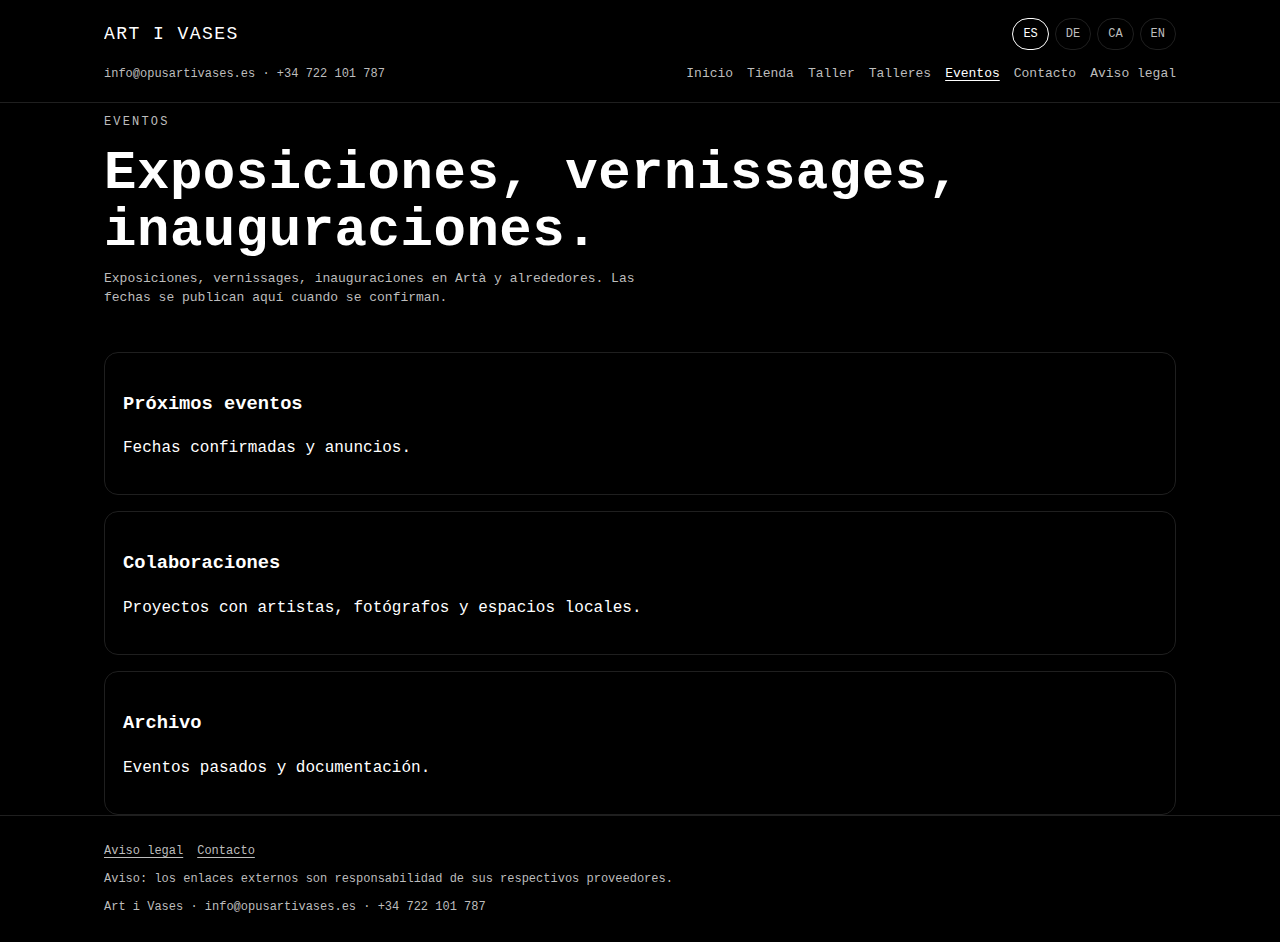
<file: events.html>
<!doctype html>
<html lang="es">
<head>
  <meta charset="utf-8" />
  <meta name="viewport" content="width=device-width, initial-scale=1" />
  <title>Events · Art i Vases</title>
  <link rel="stylesheet" href="style.css" />
</head>

<body data-page="events" data-active="events.html">
<header class="site-header">
  <div class="container header-inner">
    <div class="header-row header-row-1">
      <a class="brand-name" href="index.html" aria-label="Home">Art i Vases</a>
      <div id="langSwitch" class="lang-switch"></div>
    </div>

    <div class="header-row header-row-2">
      <div class="brand-loc">info@opusartivases.es · +34 722 101 787</div>

      <!-- Fallback nav (sichtbar auch wenn JS scheitert) -->
      <nav class="nav">
        <a href="index.html">Home</a>
        <a href="shop.html">Shop</a>
        <a href="werkstatt.html">Werkstatt</a>
        <a href="workshop.html">Workshops</a>
        <a href="events.html">Events</a>
        <a class="cta" href="kontakt.html">Kontakt</a>
        <a href="legal-notice.html">Impressum</a>
      </nav>
    </div>
  </div>
</header>



  <main class="container">
    <section class="hero">
      <div class="kicker" id="kicker"></div>
      <h1 id="headline"></h1>
      <p id="lead"></p>
    </section>

    <section class="section">
      <div id="blocksWrap" class="stack"></div>
    </section>
  </main>

  <footer class="site-footer">
    <div class="container footer-inner">
      <div class="footer-links">
        <a href="legal-notice.html">Aviso legal</a>
        <a href="kontakt.html">Contacto</a>
      </div>
      <div id="footerDisclaimer"></div>
      <div id="footerContact"></div>
    </div>
  </footer>

  <script src="app.js"></script>
</body>
</html>
</file>
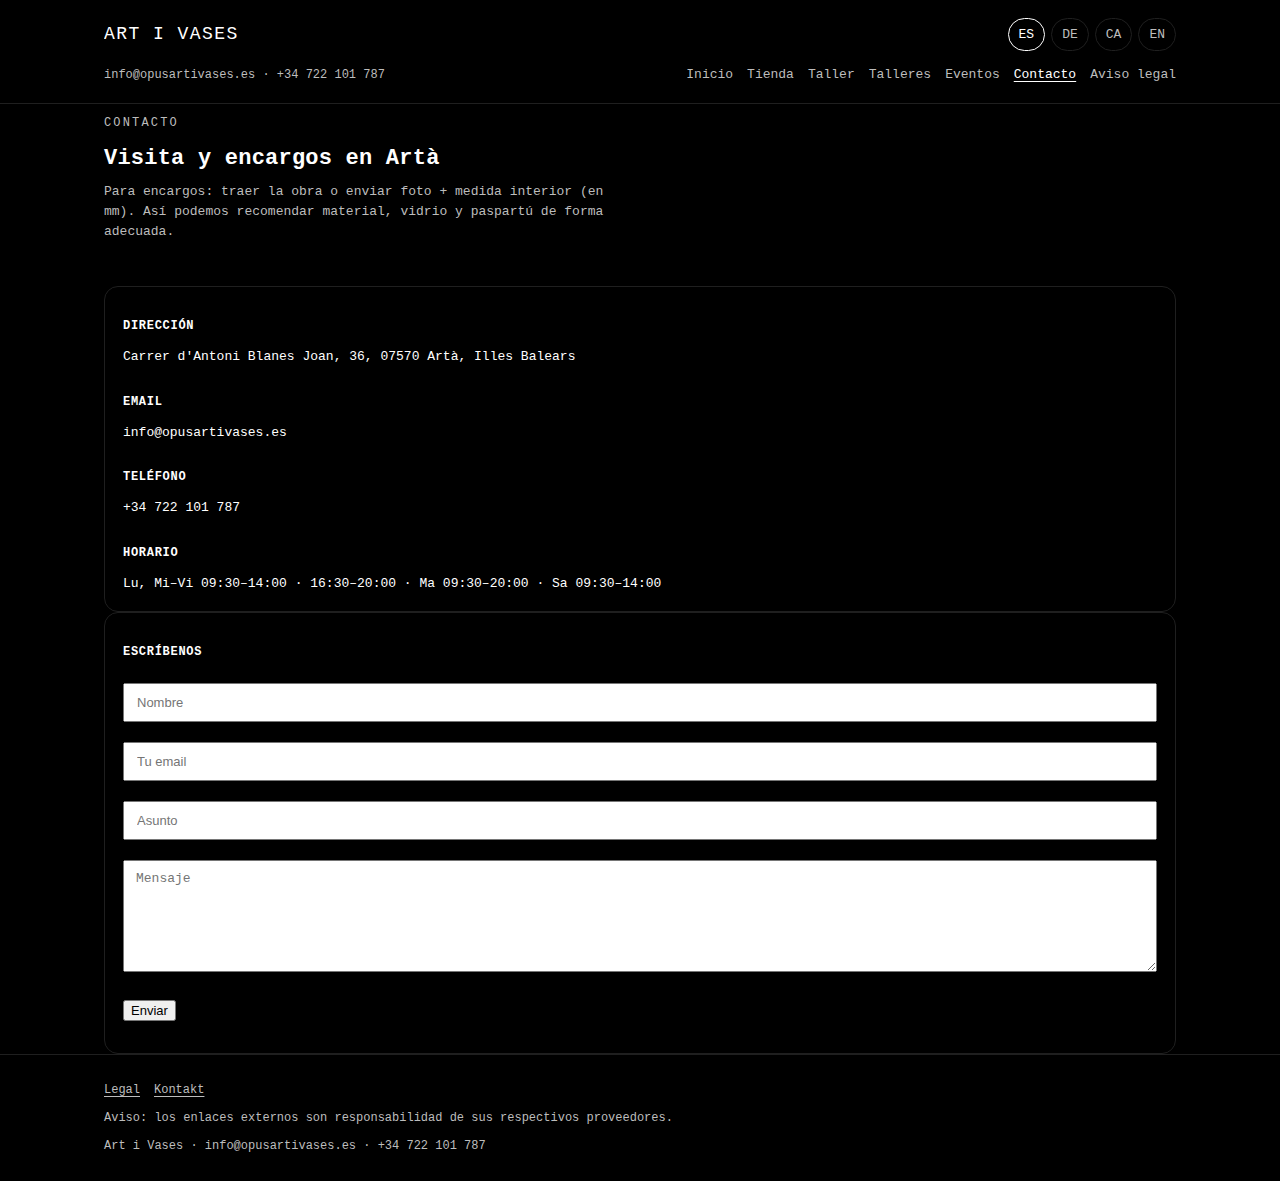
<file: kontakt.html>
<!doctype html>
<html lang="es">
<head>
  <meta charset="utf-8" />
  <meta name="viewport" content="width=device-width, initial-scale=1" />
  <title>Contacto · Art i Vases</title>
  <link rel="stylesheet" href="style.css" />
</head>

<body data-page="contact" data-active="kontakt.html">
  <header class="site-header">
    <div class="container header-inner">
      <div class="header-row header-row-1">
        <a class="brand-name" href="index.html" aria-label="Home">Art i Vases</a>
        <div id="langSwitch" class="lang-switch"></div>
      </div>

      <div class="header-row header-row-2">
        <div class="brand-loc">info@opusartivases.es · +34 722 101 787</div>

        <nav class="nav">
          <a href="index.html">Home</a>
          <a href="shop.html">Shop</a>
          <a href="werkstatt.html">Werkstatt</a>
          <a href="workshop.html">Workshops</a>
          <a href="events.html">Events</a>
          <a class="cta" href="kontakt.html">Kontakt</a>
          <a href="legal-notice.html">Impressum</a>
        </nav>
      </div>
    </div>
  </header>

  <main class="container">
    <section class="hero">
      <div class="kicker" id="kicker"></div>
      <h1 id="headline"></h1>
      <p id="lead"></p>
    </section>

    <section class="section">
      <div class="grid cols-2" style="gap:16px;">
        <div class="card">
          <h3 id="labelAddress"></h3>
          <p id="contactAddress" style="margin:0;"></p>

          <div style="height:14px;"></div>

          <h3 id="labelEmail"></h3>
          <p style="margin:0;">
            <a id="contactEmailLink" href="mailto:info@opusartivases.es"><span id="contactEmail"></span></a>
          </p>

          <div style="height:14px;"></div>

          <h3 id="labelPhone"></h3>
          <p style="margin:0;">
            <a id="contactPhoneLink" href="tel:+34722101787"><span id="contactPhone"></span></a>
          </p>

          <div style="height:14px;"></div>

          <h3 id="labelHours"></h3>
          <p id="contactHours" style="margin:0;"></p>
        </div>

        <div class="card">
          <h3 id="formHeadline"></h3>

          <form id="contactForm">
            <input id="fName" type="text" required style="width:100%; margin:10px 0;" />
            <input id="fReply" type="email" required style="width:100%; margin:10px 0;" />
            <input id="fSubject" type="text" required style="width:100%; margin:10px 0;" />
            <textarea id="fMessage" rows="6" required style="width:100%; margin:10px 0; resize:vertical;"></textarea>
            <button id="fSend" type="submit" class="cta" style="margin-top:10px;"></button>
          </form>

          <p id="formNote" style="margin-top:12px; font-size:12px; color:var(--muted);"></p>
      
        </div>
      </div>
    </section>
  </main>

  <footer class="site-footer">
    <div class="container footer-inner">
      <div class="footer-links">
        <a href="legal-notice.html">Legal</a>
        <a href="kontakt.html">Kontakt</a>
      </div>
      <div id="footerDisclaimer"></div>
      <div id="footerContact"></div>
    </div>
  </footer>

  <script>
    // Mailto submit (kein Backend nötig)
    document.addEventListener("submit", (e) => {
      if (e.target && e.target.id === "contactForm") {
        e.preventDefault();
        const name = document.getElementById("fName").value.trim();
        const reply = document.getElementById("fReply").value.trim();
        const subject = document.getElementById("fSubject").value.trim();
        const message = document.getElementById("fMessage").value.trim();

        const to = "info@opusartivases.es";
        const body =
          `Nombre/Name: ${name}\n` +
          `Email: ${reply}\n\n` +
          `${message}`;

        const mailto =
          `mailto:${encodeURIComponent(to)}` +
          `?subject=${encodeURIComponent(subject)}` +
          `&body=${encodeURIComponent(body)}`;

        location.href = mailto;
      }
    });
  </script>

  <script src="app.js"></script>
</body>
</html>
</file>
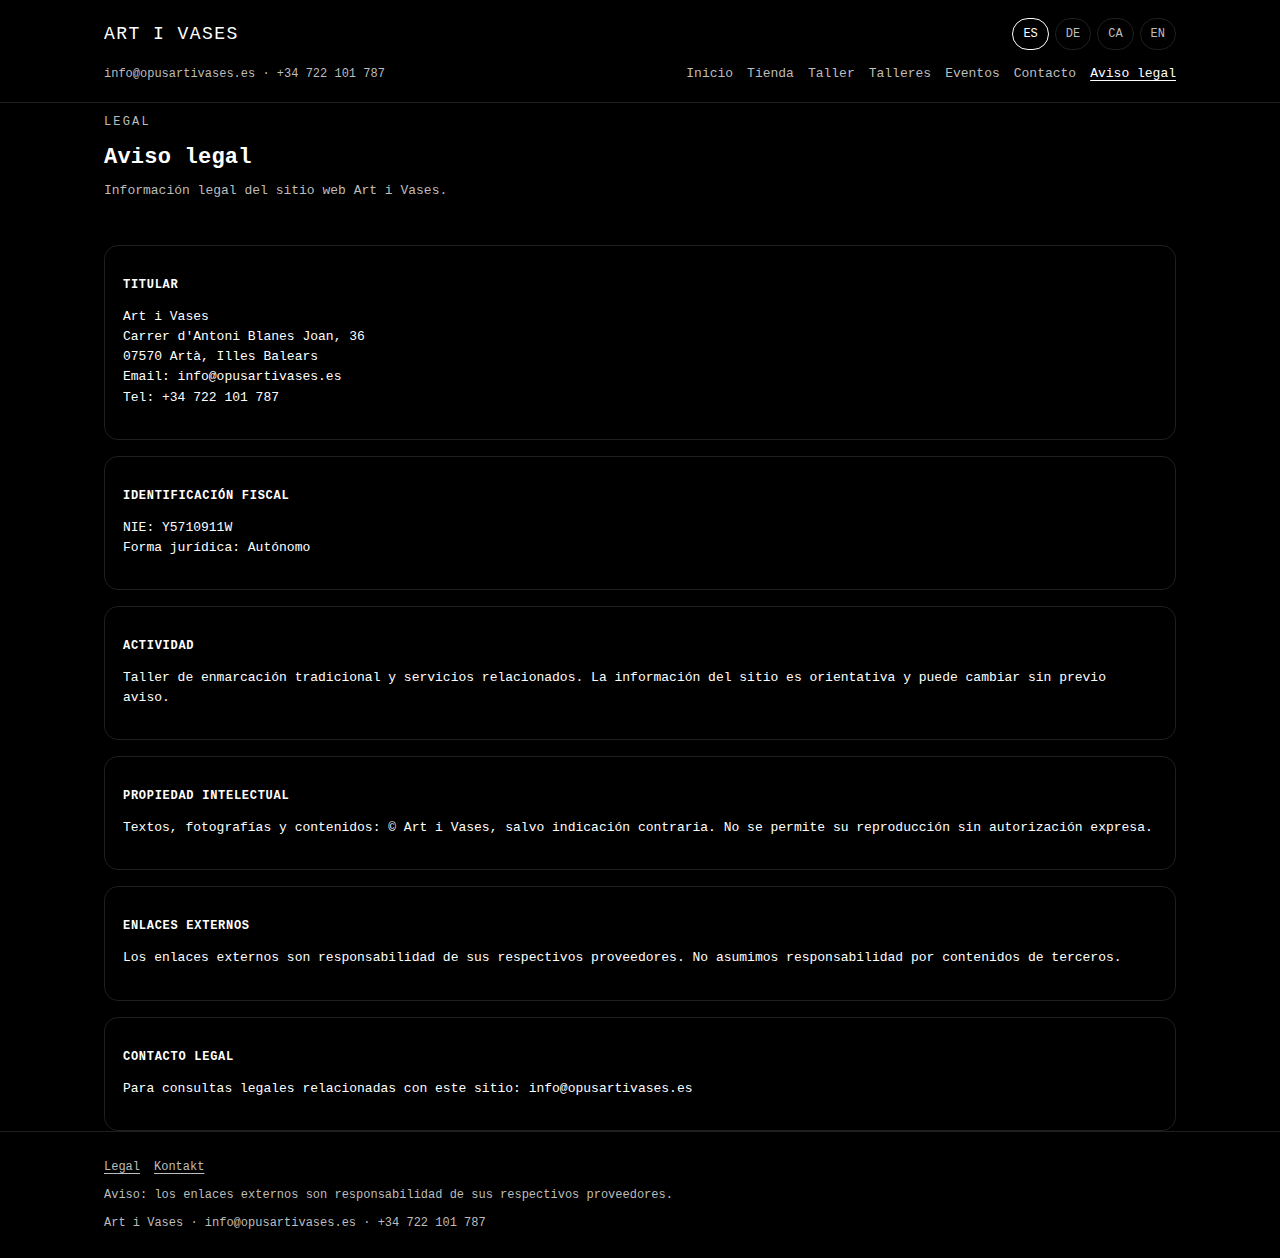
<file: legal-notice.html>
<!doctype html>
<html lang="es">
<head>
  <meta charset="utf-8" />
  <meta name="viewport" content="width=device-width, initial-scale=1" />
  <title>Legal · Art i Vases</title>
  <link rel="stylesheet" href="style.css" />
</head>

<body data-page="legal" data-active="legal-notice.html">
  <header class="site-header">
    <div class="container header-inner">
      <div class="header-row header-row-1">
        <a class="brand-name" href="index.html" aria-label="Home">Art i Vases</a>
        <div id="langSwitch" class="lang-switch"></div>
      </div>

      <div class="header-row header-row-2">
        <div class="brand-loc">info@opusartivases.es · +34 722 101 787</div>

        <nav class="nav">
          <a href="index.html">Home</a>
          <a href="shop.html">Shop</a>
          <a href="werkstatt.html">Werkstatt</a>
          <a href="workshop.html">Workshops</a>
          <a href="events.html">Events</a>
          <a class="cta" href="kontakt.html">Kontakt</a>
          <a class="active" href="legal-notice.html">Impressum</a>
        </nav>
      </div>
    </div>
  </header>

  <main class="container">
    <section class="hero">
      <div class="kicker" id="kicker"></div>
      <h1 id="headline"></h1>
      <p id="lead"></p>
    </section>

    <section class="section">
      <div id="blocksWrap" class="stack"></div>
    </section>
  </main>

  <footer class="site-footer">
    <div class="container footer-inner">
      <div class="footer-links">
        <a class="active" href="legal-notice.html">Legal</a>
        <a href="kontakt.html">Kontakt</a>
      </div>
      <div id="footerDisclaimer"></div>
      <div id="footerContact"></div>
    </div>
  </footer>

  <script src="app.js"></script>
</body>
</html>
</file>
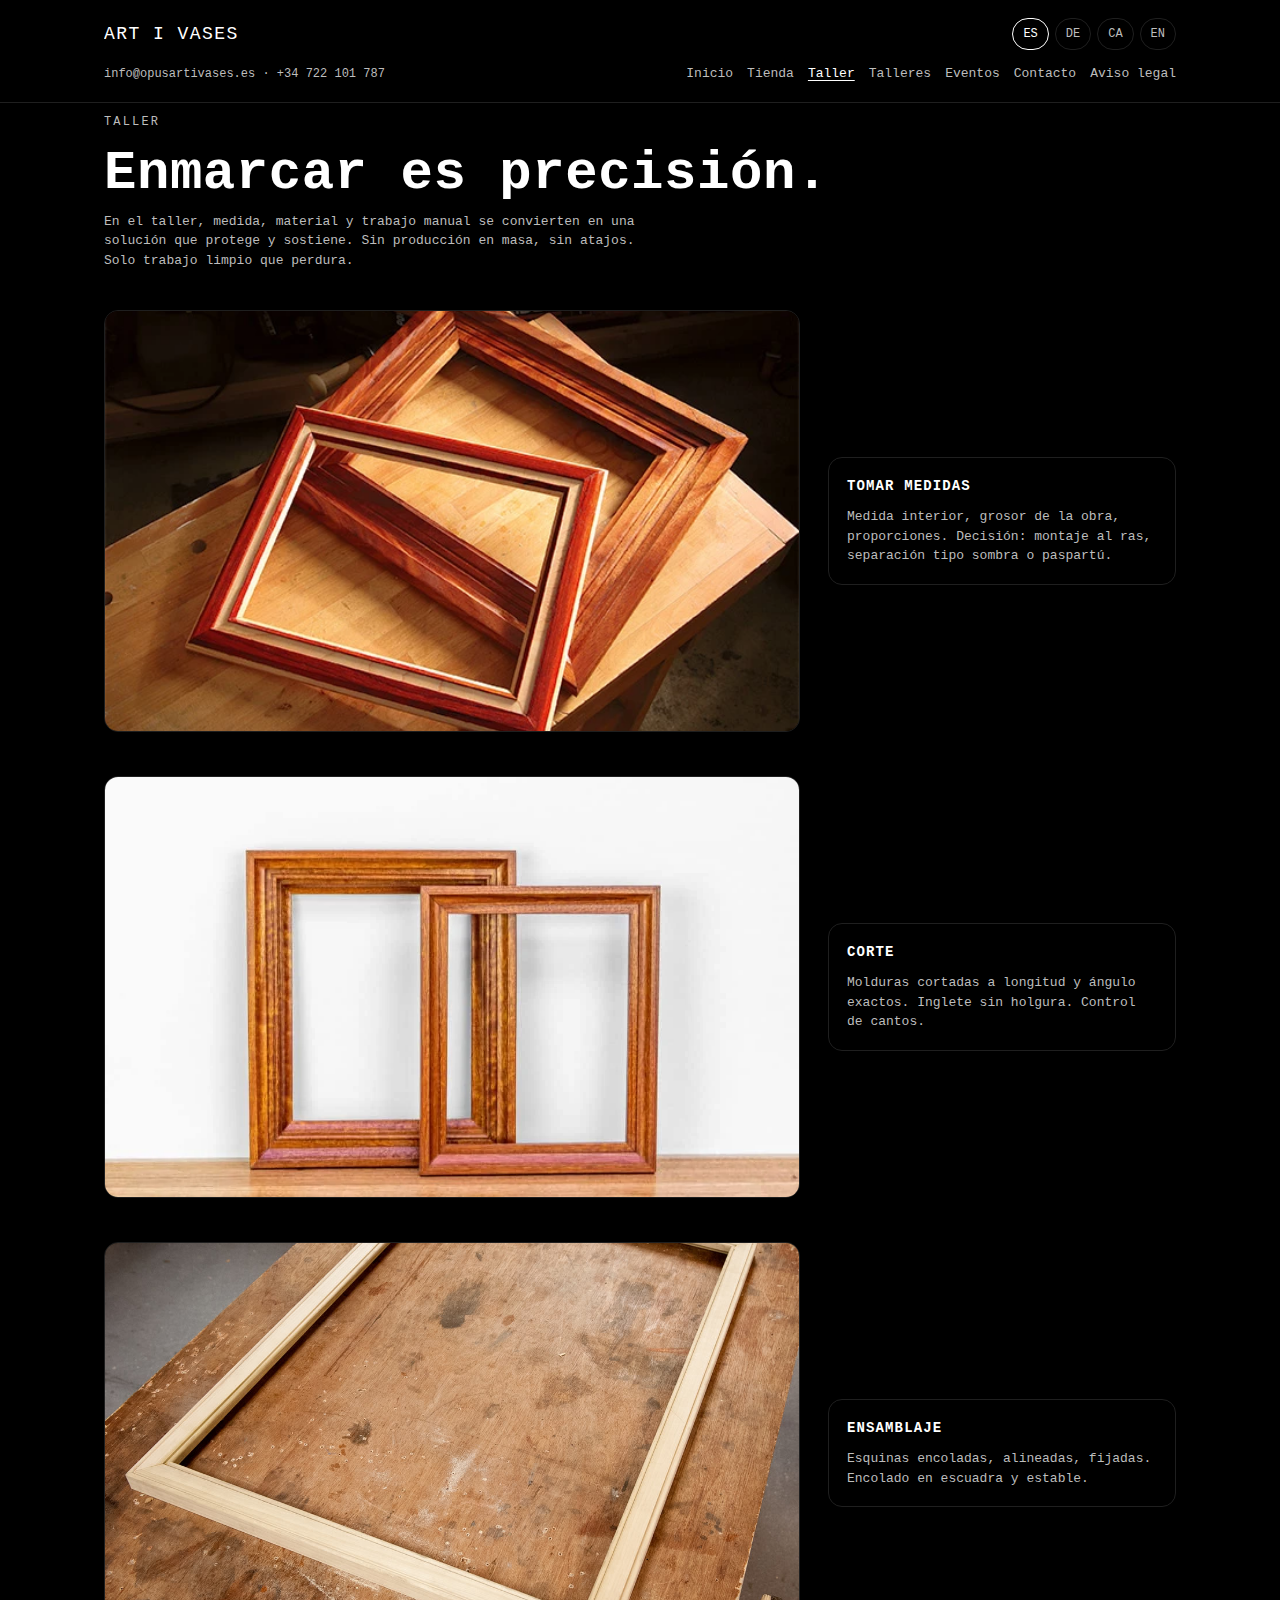
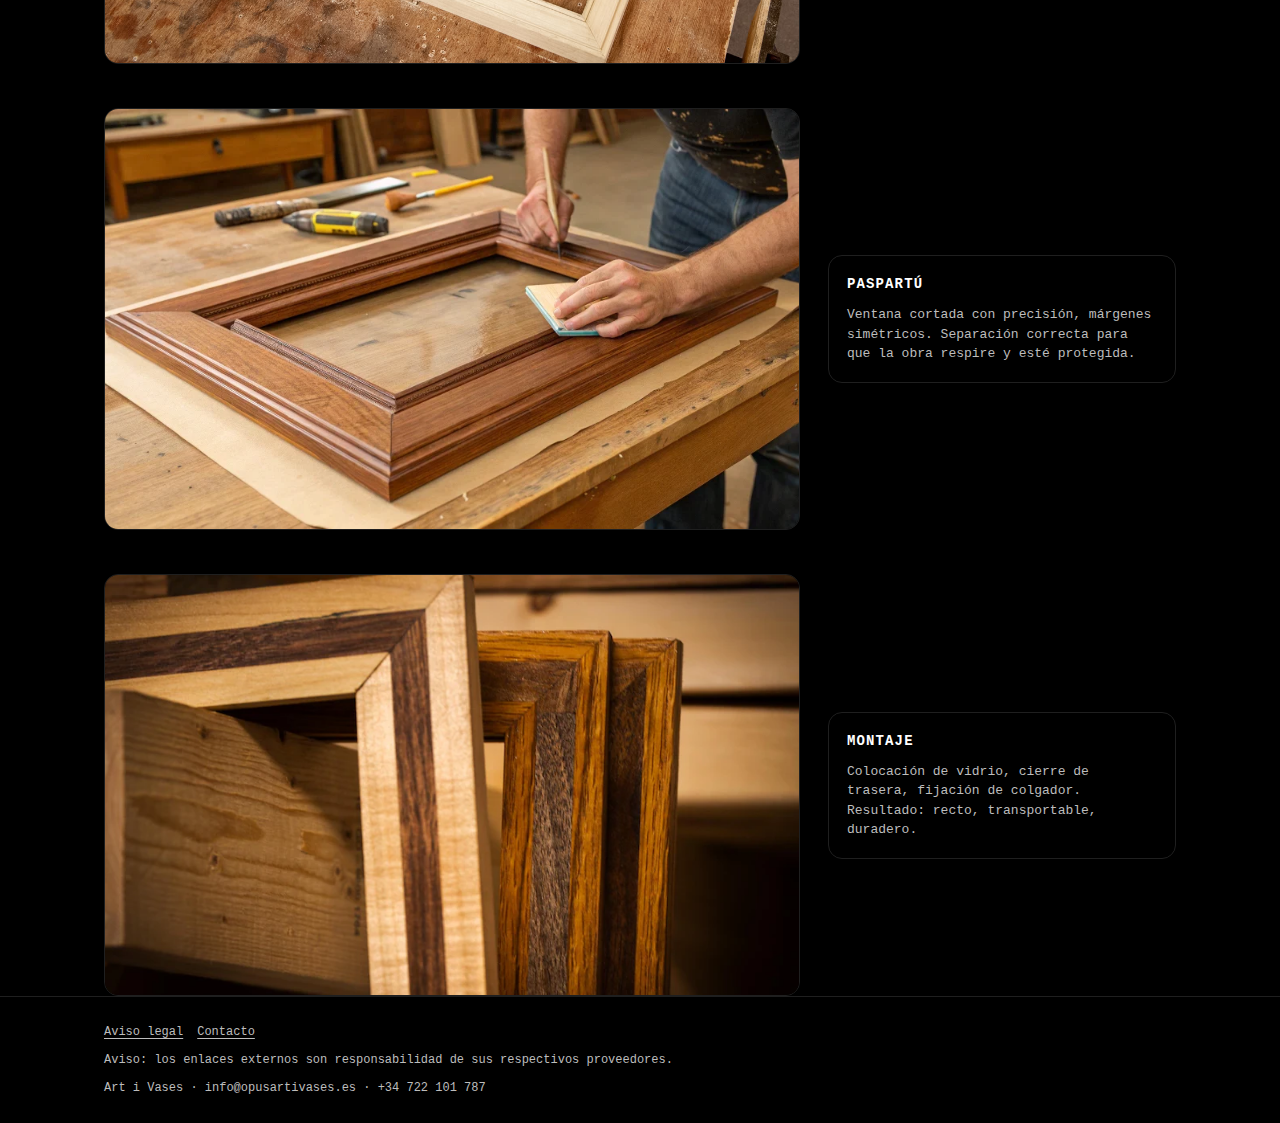
<file: werkstatt.html>
<!doctype html>
<html lang="es">
<head>
  <meta charset="utf-8" />
  <meta name="viewport" content="width=device-width, initial-scale=1" />
  <title>Taller · Art i Vases</title>
  <link rel="stylesheet" href="style.css" />
</head>

<body data-page="workshop" data-active="werkstatt.html">
<header class="site-header">
  <div class="container header-inner">
    <div class="header-row header-row-1">
      <a class="brand-name" href="index.html" aria-label="Home">Art i Vases</a>
      <div id="langSwitch" class="lang-switch"></div>
    </div>

    <div class="header-row header-row-2">
      <div class="brand-loc">info@opusartivases.es · +34 722 101 787</div>

      <!-- Fallback nav (sichtbar auch wenn JS scheitert) -->
      <nav class="nav">
        <a href="index.html">Home</a>
        <a href="shop.html">Shop</a>
        <a href="werkstatt.html">Werkstatt</a>
        <a href="workshop.html">Workshops</a>
        <a href="events.html">Events</a>
        <a class="cta" href="kontakt.html">Kontakt</a>
        <a href="legal-notice.html">Impressum</a>
      </nav>
    </div>
  </div>
</header>



  <main class="container">
    <section class="hero">
      <div class="kicker" id="kicker">Taller</div>
      <h1 id="headline">Enmarcar es precisión.</h1>
      <p id="lead"></p>
    </section>

    <section class="workshop-wrap" id="workWrap"></section>
  </main>

  <footer class="site-footer">
    <div class="container footer-inner">
      <div class="footer-links">
        <a href="legal-notice.html">Aviso legal</a>
        <a href="kontakt.html">Contacto</a>
      </div>
      <div id="footerDisclaimer"></div>
      <div id="footerContact"></div>
    </div>
  </footer>

  <script src="app.js"></script>
</body>
</html>
</file>
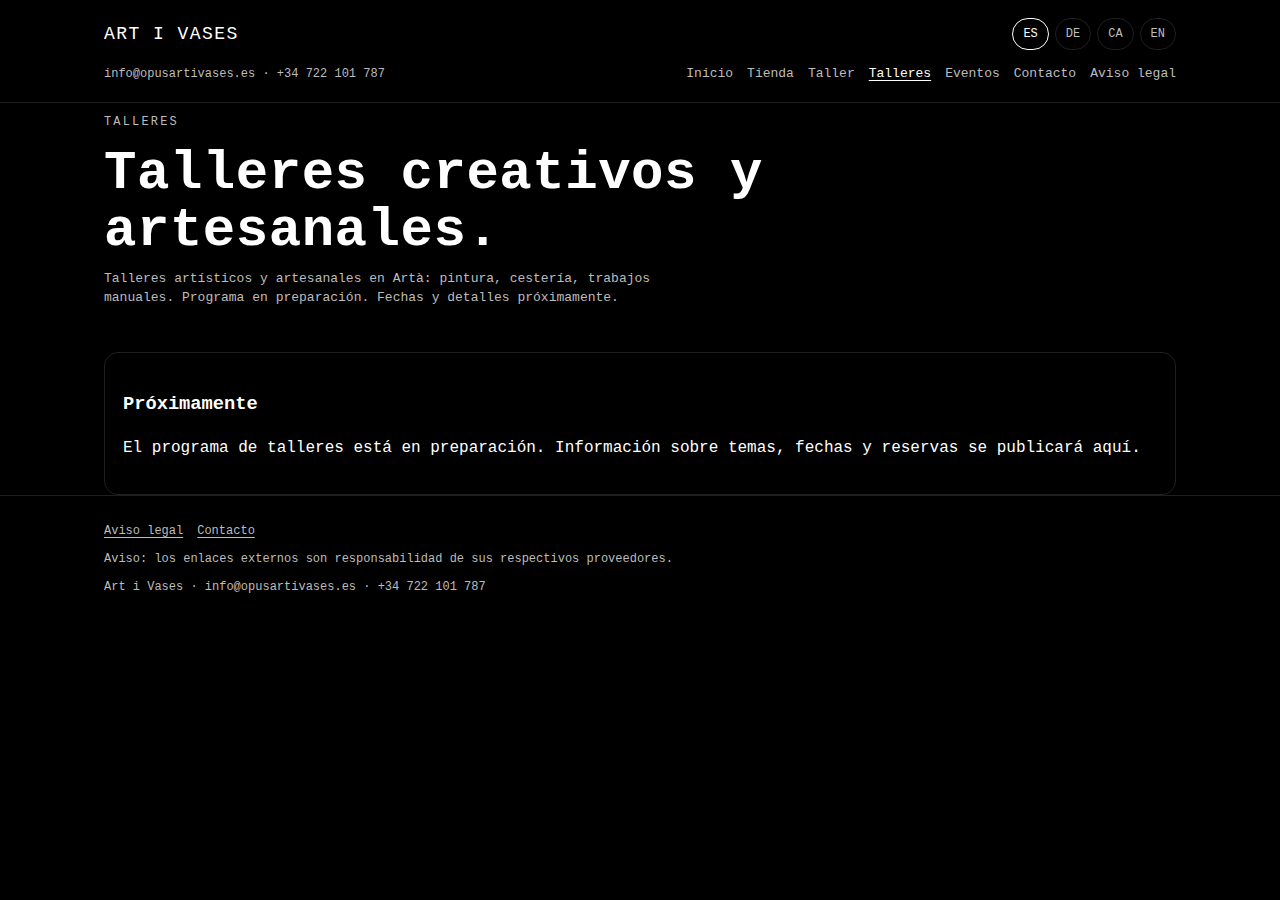
<file: workshop.html>
<!doctype html>
<html lang="es">
<head>
  <meta charset="utf-8" />
  <meta name="viewport" content="width=device-width, initial-scale=1" />
  <title>Workshops · Art i Vases</title>
  <link rel="stylesheet" href="style.css" />
</head>

<body data-page="workshops" data-active="workshop.html">
<header class="site-header">
  <div class="container header-inner">
    <div class="header-row header-row-1">
      <a class="brand-name" href="index.html" aria-label="Home">Art i Vases</a>
      <div id="langSwitch" class="lang-switch"></div>
    </div>

    <div class="header-row header-row-2">
      <div class="brand-loc">info@opusartivases.es · +34 722 101 787</div>

      <!-- Fallback nav (sichtbar auch wenn JS scheitert) -->
      <nav class="nav">
        <a href="index.html">Home</a>
        <a href="shop.html">Shop</a>
        <a href="werkstatt.html">Werkstatt</a>
        <a href="workshop.html">Workshops</a>
        <a href="events.html">Events</a>
        <a class="cta" href="kontakt.html">Kontakt</a>
        <a href="legal-notice.html">Impressum</a>
      </nav>
    </div>
  </div>
</header>


  <main class="container">
    <section class="hero">
      <div class="kicker" id="kicker"></div>
      <h1 id="headline"></h1>
      <p id="lead"></p>
    </section>

    <section class="section">
      <div id="blocksWrap" class="stack"></div>
    </section>
  </main>

  <footer class="site-footer">
    <div class="container footer-inner">
      <div class="footer-links">
        <a href="legal-notice.html">Aviso legal</a>
        <a href="kontakt.html">Contacto</a>
      </div>
      <div id="footerDisclaimer"></div>
      <div id="footerContact"></div>
    </div>
  </footer>

  <script src="app.js"></script>
</body>
</html>
</file>
<file: style.css>
/* ==============================
   Art i Vases — Dark Mono CSS
   ============================== */

:root{
  /* Colors (all black) */
  --bg: #000000;
  --panel: #000000;      /* container = background */
  --text: #ffffff;
  --muted: #bdbdbd;
  --border: #1f1f1f;
  --accent: #ffffff;

  /* Typography (typewriter/mono) */
  --font: ui-monospace, SFMono-Regular, Menlo, Monaco, Consolas, "Liberation Mono", "Courier New", monospace;

  /* Layout */
  --maxw: 1120px;
  --pad: 24px;
  --radius: 14px;
}

/* Reset */
*{ box-sizing:border-box; }
html,body{ height:100%; }
body{
  margin:0;
  font-family:var(--font);
  background:var(--bg);
  color:var(--text);
  line-height:1.5;
  letter-spacing:0;
}

img{ max-width:100%; height:auto; display:block; }
a{ color:inherit; text-decoration:none; }
a:hover{ text-decoration:underline; text-underline-offset:3px; }

/* Container */
.container{
  width:100%;
  max-width:var(--maxw);
  margin:0 auto;
  padding:0 var(--pad);
}


/* --- Header: immer exakt 2 Zeilen --- */
.site-header{
  position: sticky;
  top: 0;
  z-index: 1000;
  background: var(--bg);
  border-bottom: 1px solid var(--border);
}


.header-inner{
  padding-top: 18px;
  padding-bottom: 18px;
  display:flex;
  flex-direction:column;
  gap: 10px;
}

.header-row{
  display:grid;
  grid-template-columns: 1fr auto;
  gap: 16px;
  align-items:center;
}

/* Zeile 1 */
.brand-name{
  font-family: var(--font);
  font-size: 18px;
  letter-spacing: 0.08em;
  text-transform: uppercase;
  color: var(--text);
  text-decoration: none;
  white-space: nowrap;
  overflow: hidden;
  text-overflow: ellipsis;
}

/* Sprachwahl: nie umbrechen */
.lang-switch{
  justify-self:end;
  display:flex;
  gap: 6px;
  flex-wrap: nowrap;
  white-space: nowrap;
}

/* Zeile 2 */
.brand-loc{
  font-family: var(--font);
  font-size: 12px;
  color: var(--muted);
  white-space: nowrap;
  overflow: hidden;
  text-overflow: ellipsis;
}

/* Navi: nie umbrechen, ggf. horizontal scroll */
.nav{
  justify-self:end;
  display:flex;
  gap: 14px;
  flex-wrap: nowrap;
  white-space: nowrap;
  overflow-x: auto;
  -webkit-overflow-scrolling: touch;
  scrollbar-width: none;        /* Firefox */
}
.nav::-webkit-scrollbar{ display:none; } /* WebKit */

/* Nav Links bleiben kompakt */
.nav a{
  white-space: nowrap;
}
.nav a{
  font-size:13px;
  color:var(--muted);
  padding: 0;              /* kein Button-Look */
  border: 0;
  border-radius: 0;
}

.nav a.active{
  color: var(--text);
  text-decoration: underline;
  text-underline-offset: 3px;
}


/* Optional: damit Zeile 2 optisch ruhig bleibt */
.header-row-2{
  align-items: baseline;
}




/* Main */
main{
  padding: 40px 0 70px;
}

/* Hero */
.kicker{
  font-size:12px;
  text-transform:uppercase;
  letter-spacing:0.18em;
  color:var(--muted);
}

.hero{
  padding: 10px 0 18px;
}

.hero h1{
  margin:14px 0 10px;
  font-size: clamp(28px, 4.6vw, 54px);
  line-height:1.06;
  letter-spacing:0.01em;
}

.hero p{
  margin:0;
  max-width: 72ch;
  font-size: 13px;
  color: var(--muted);
}

/* Generic section */
.section{
  margin-top: 26px;
}

.section h2{
  margin: 0 0 12px;
  font-size: 14px;
  letter-spacing: 0.08em;
  text-transform: uppercase;
  color: var(--text);
}

/* Cards (kept minimal, panel == bg) */
.card{
  background: var(--panel);
  border:1px solid var(--border);
  border-radius: var(--radius);
  padding: 18px;
}

/* Small utility list */
.list{
  margin:0;
  padding-left: 18px;
  color: var(--muted);
  font-size:13px;
}

/* Footer */
footer.site-footer{
  border-top:1px solid var(--border);
  padding: 26px 0;
  color: var(--muted);
  font-size: 12px;
}

.footer-inner{
  display:flex;
  flex-direction:column;
  gap:10px;
}

.footer-links{
  display:flex;
  gap:14px;
  flex-wrap:wrap;
}

.footer-links a{
  color: var(--muted);
  text-decoration: underline;
  text-underline-offset: 3px;
}

/* ==============================
   Workshop image+text blocks
   ============================== */

.workshop-wrap{
  margin-top: 22px;
  display:flex;
  flex-direction:column;
  gap: 44px; /* space between blocks */
}

.work-block{
  display:grid;
  grid-template-columns: 2fr 1fr; /* image container bigger */
  gap: 28px;
  align-items:center; /* vertical center align */
}

.work-media{
  background: var(--panel);
  border: 1px solid var(--border);
  border-radius: var(--radius);
  overflow:hidden;
}

.work-media img{
  width:100%;
  height: 420px;      /* consistent image height */
  object-fit: cover;
}

.work-text{
  background: var(--panel); /* same as background */
  border: 1px solid var(--border);
  border-radius: var(--radius);
  padding: 18px;
}

.work-text h3{
  margin:0 0 10px;
  font-size: 14px;
  letter-spacing: 0.08em;
  text-transform: uppercase;
  color: var(--text);
}

.work-text p{
  margin:0;
  font-size: 13px;
  color: var(--muted);
}

/* Responsive */
@media (max-width: 920px){
  .header-inner{ align-items:flex-start; }
  .brand{ min-width:auto; }
  .brand .loc{ white-space:normal; }

  .work-block{
    grid-template-columns: 1fr;
  }

  .work-media img{
    height: 280px;
  }
}
#langSwitch{
  display:flex;
  gap:6px;
}

.lang-btn{
  background: transparent;
  color: var(--muted);
  border: 1px solid var(--border);
  border-radius: 999px;
  padding: 8px 10px;
  font-family: var(--font);
  font-size: 12px;
  cursor: pointer;
}

.lang-btn.active{
  color: var(--text);
  border-color: var(--text);
}
.stack{
  display:flex;
  flex-direction:column;
  gap:16px;
}
.header-inner{
  display:flex;
  flex-direction:column;
  gap:14px;
}

.header-top{
  display:grid;
  grid-template-columns: 1fr auto;
  align-items:center;
}

.lang-switch{
  justify-self:end;
}

.header-main{
  display:flex;
  align-items:flex-end;
  justify-content:space-between;
  gap:24px;
  flex-wrap:wrap;
}
/* Contact: kleinere Typo */
body[data-page="contact"] .hero h1{
  font-size: 22px;
  line-height: 1.2;
}

body[data-page="contact"] .hero p{
  font-size: 13px;
  line-height: 1.55;
  max-width: 68ch;
}

body[data-page="contact"] .card h3{
  font-size: 12px;
  letter-spacing: 0.06em;
  text-transform: uppercase;
}

body[data-page="contact"] .card p,
body[data-page="contact"] .card a,
body[data-page="contact"] input,
body[data-page="contact"] textarea,
body[data-page="contact"] button{
  font-size: 13px;
}

body[data-page="contact"] input,
body[data-page="contact"] textarea{
  padding: 10px 12px;
}
/* Legal/Impressum: kleinere Typo */
body[data-page="legal"] .hero h1{
  font-size: 22px;
  line-height: 1.2;
}

body[data-page="legal"] .hero p{
  font-size: 13px;
  line-height: 1.55;
  max-width: 72ch;
}

body[data-page="legal"] .card h3{
  font-size: 12px;
  letter-spacing: 0.06em;
  text-transform: uppercase;
}

body[data-page="legal"] .card p,
body[data-page="legal"] .card a{
  font-size: 13px;
  line-height: 1.55;
}

/* falls du pre-line nutzt */
body[data-page="legal"] .card p{
  white-space: pre-line;
}

.hero-media{
  margin-top: 18px;
  border: 1px solid var(--border);
  border-radius: var(--radius);
  overflow: hidden;
  background: var(--panel);
}

.hero-media img{
  width: 100%;
  height: 420px;
  object-fit: cover;
  display:block;
}

@media (max-width: 920px){
  .hero-media img{ height: 260px; }
}

/* Home hero: strict 50/50, fixed heights */
.hero-split{
  margin-top: 10px;
  display: grid;
  grid-template-columns: 1fr 1fr; /* 50:50 */
  gap: 18px;
  align-items: stretch;          /* same height */
}

/* Both panels same visual size */
.hero-copy,
.hero-media{
  border: 1px solid var(--border);
  border-radius: var(--radius);
  background: var(--panel);
  overflow: hidden;
}

/* Fixed panel height (desktop) */
.hero-copy{
  padding: 18px;
  height: 420px;        /* same as image panel */
  overflow: auto;       /* scroll text if too long */
}

/* Keep typography tight inside fixed height */
.hero-copy .kicker{ margin:0 0 10px; }
.hero-copy h1{ margin: 0 0 10px; }
.hero-copy p{ margin:0; }

/* Image panel: fixed format + fixed height */
.hero-media{
  height: 420px;
}

.hero-media img{
  width: 100%;
  height: 100%;
  object-fit: cover;
  object-position: 50% 50%;
  display:block;
}

/* Mobile: stack, still fixed heights */
@media (max-width: 920px){
  .hero-split{
    grid-template-columns: 1fr;
  }
  .hero-copy,
  .hero-media{
    height: 280px;
  }
}
</file>
